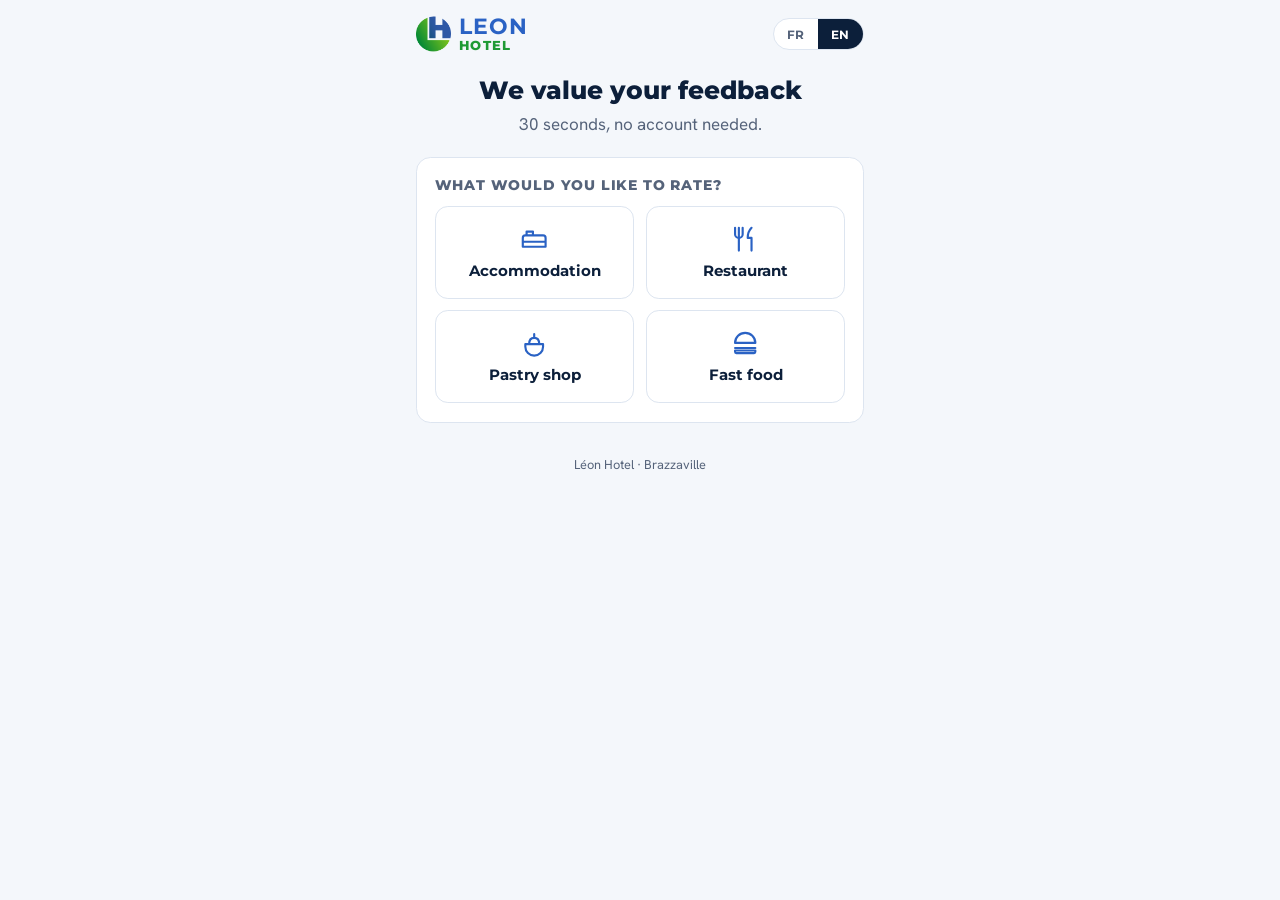
<file: index.html>
<!doctype html>
<html lang="fr">
<head>
<meta charset="utf-8">
<meta name="viewport" content="width=device-width,initial-scale=1">
<meta name="robots" content="noindex">
<title>Votre avis — Léon Hotel</title>
<link rel="icon" type="image/png" href="favicon.png">
<link rel="stylesheet" href="style.css">
</head>
<body>
<div class="app">
  <div class="top">
    <div class="wm" aria-label="Léon Hotel"><b>LEON</b><i>HOTEL</i></div>
    <div class="lang" role="group" aria-label="Langue"><button type="button" data-l="fr">FR</button><button type="button" data-l="en">EN</button></div>
  </div>
  <div class="hero">
    <span class="where" id="where" hidden></span>
    <h1 id="title"></h1>
    <p class="sub" id="sub"></p>
  </div>

  <section class="card" id="pick" hidden>
    <h2 id="pickT"></h2>
    <div class="svc" id="svcs"></div>
  </section>

  <form id="form" hidden novalidate>
    <section class="card">
      <h2 id="rateT"></h2>
      <div class="stars" id="stars" role="group"></div>
      <div class="rlabel" id="rlabel" aria-live="polite"></div>
      <details class="more"><summary id="moreS"></summary><div id="crits"></div></details>
    </section>
    <section class="card">
      <h2 id="comT"></h2>
      <textarea id="com" maxlength="1000" aria-labelledby="comT"></textarea>
    </section>
    <section class="card">
      <h2 id="conT"></h2>
      <div class="grid2">
        <input type="text" id="first" autocomplete="given-name" maxlength="60">
        <input type="text" id="last" autocomplete="family-name" maxlength="60">
        <input class="full" type="tel" id="phone" autocomplete="tel" maxlength="30">
        <input class="full" type="email" id="email" autocomplete="email" maxlength="120">
      </div>
      <label class="chk"><input type="checkbox" id="consent"><span id="consentT"></span></label>
      <label class="chk"><input type="checkbox" id="mkt"><span id="mktT"></span></label>
      <div class="hint" id="conH"></div>
      <div class="hint priv" id="privT"></div>
    </section>
    <input type="text" id="website" tabindex="-1" autocomplete="off" aria-hidden="true" style="position:absolute;left:-9999px;width:1px;height:1px;opacity:0">
    <button class="send" id="send" type="submit" disabled></button>
    <div class="hint" id="hint"></div>
  </form>

  <section class="card thanks" id="done" hidden>
    <div class="ok"><svg viewBox="0 0 24 24"><path d="M5 12.5l4.5 4.5L19 7.5"/></svg></div>
    <h1 id="thx"></h1>
    <div class="got" id="got"></div>
    <p class="sub" id="thx2"></p>
    <button class="link" id="again" type="button"></button>
  </section>

  <div class="foot" id="foot"></div>
</div>
<script src="config.js"></script>
<script src="store.js"></script>
<script src="app.js"></script>
</body>
</html>
</file>
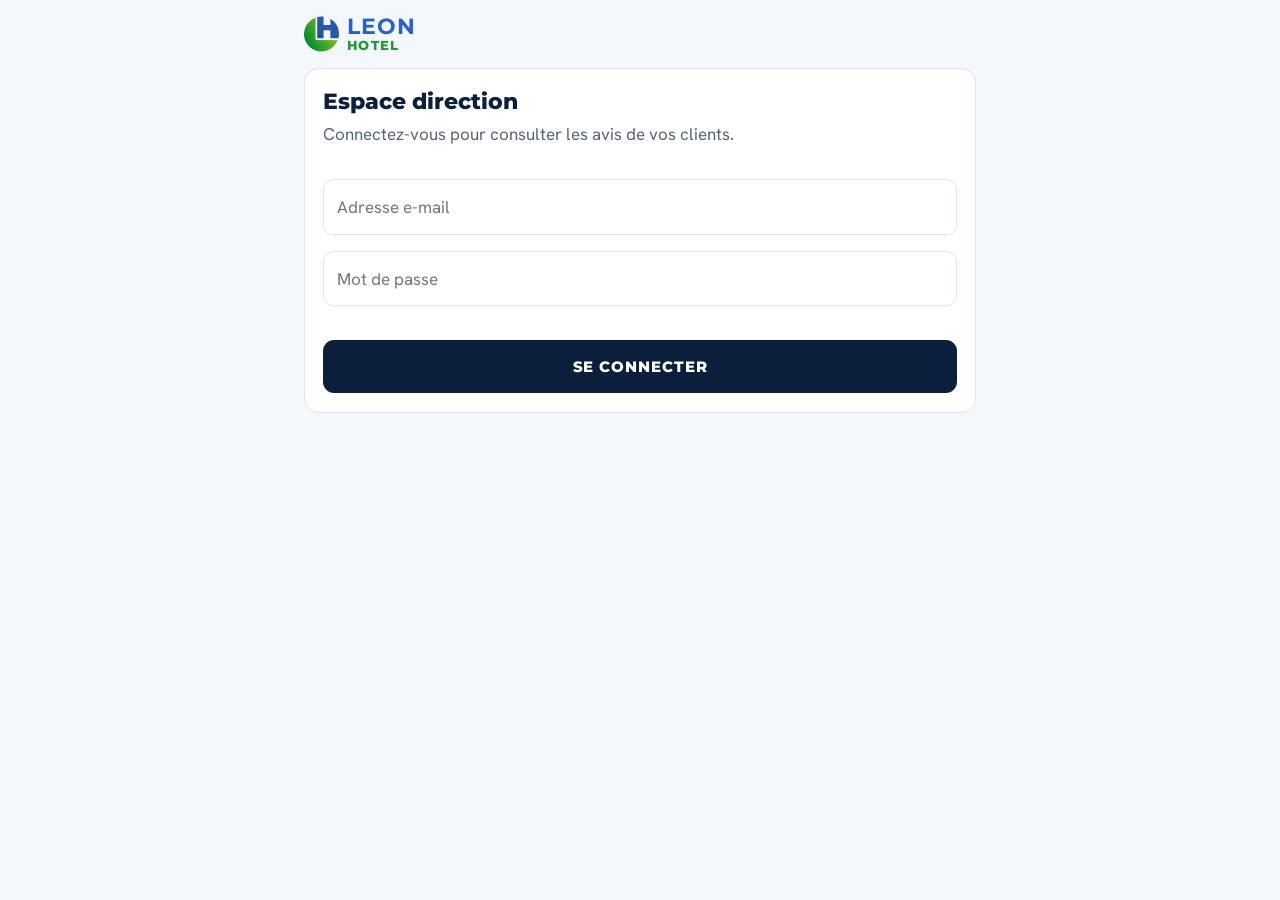
<file: accueil.html>
<!doctype html>
<html lang="fr">
<head>
<meta charset="utf-8">
<meta name="viewport" content="width=device-width,initial-scale=1">
<meta name="robots" content="noindex,nofollow">
<title>Accueil — Léon Hotel</title>
<link rel="icon" type="image/png" href="favicon.png">
<link rel="stylesheet" href="style.css">
<link rel="stylesheet" href="admin.css">
<script src="config.js"></script>
<script src="store.js"></script>
<script>if(!Auth.isIn())location.replace("admin.html?next=accueil.html");</script>
</head>
<body>
<div class="app adm">
  <div class="hdr noprint"><div class="top"><div class="wm"><b>LEON</b><i>HOTEL</i></div><button type="button" class="pill" id="out2">Quitter</button></div></div>
  <h1 class="ttl">Bienvenue</h1>
  <p class="sub">Choisissez la plateforme à ouvrir.</p>
  <div class="hub">
    <a class="hubc" href="admin.html" id="cAvis">
      <span class="hi" aria-hidden="true">★</span>
      <span class="ht">Avis clients</span>
      <span class="hd">Notes, commentaires et réclamations de vos clients.</span>
      <span class="hs" id="sAvis">&nbsp;</span>
      <span class="hg">Ouvrir →</span>
    </a>
    <a class="hubc" href="reservations.html" id="cResa">
      <span class="hi" aria-hidden="true">🛎</span>
      <span class="ht">Réservations</span>
      <span class="hd">Demandes envoyées depuis le site : valider, refuser, confirmer.</span>
      <span class="hs" id="sResa">&nbsp;</span>
      <span class="hg">Ouvrir →</span>
    </a>
  </div>
</div>
<script src="accueil.js"></script>
</body>
</html>
</file>
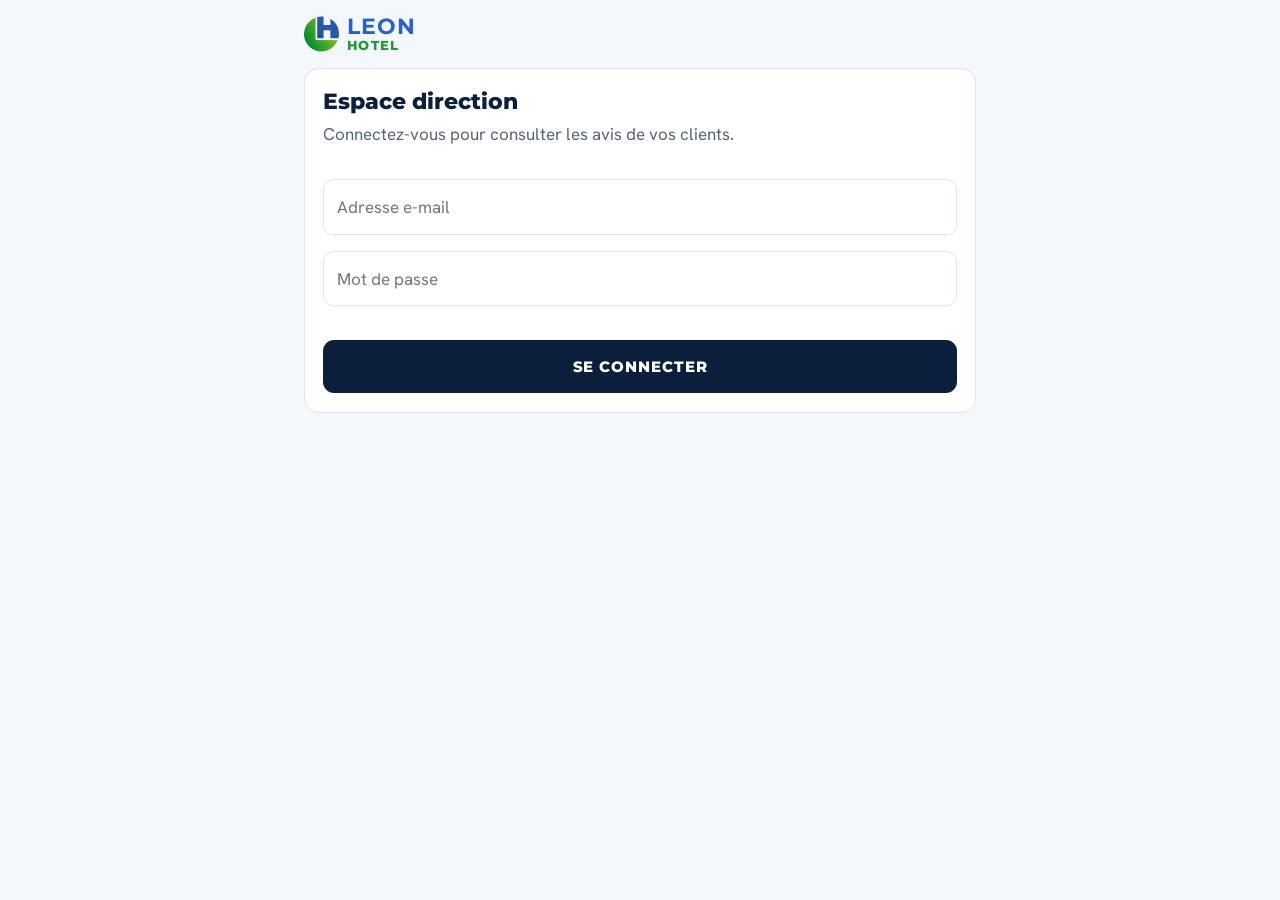
<file: admin.html>
<!doctype html>
<html lang="fr">
<head>
<meta charset="utf-8">
<meta name="viewport" content="width=device-width,initial-scale=1">
<meta name="robots" content="noindex,nofollow">
<title>Espace direction — Léon Hotel</title>
<link rel="icon" type="image/png" href="favicon.png">
<link rel="stylesheet" href="style.css">
<link rel="stylesheet" href="admin.css">
</head>
<body>
<div class="app adm">

<section id="login" hidden>
  <div class="top"><div class="wm"><b>LEON</b><i>HOTEL</i></div></div>
  <div class="card">
    <h1 style="font-size:1.35rem">Espace direction</h1>
    <p class="sub">Connectez-vous pour consulter les avis de vos clients.</p>
    <form id="lf" autocomplete="off" novalidate>
      <input type="email" id="em" placeholder="Adresse e-mail" aria-label="Adresse e-mail" autocomplete="username" hidden style="margin-top:1rem;width:100%;font:inherit;padding:.85rem;border:1.5px solid var(--soft);border-radius:.6rem">
      <input type="password" id="pw" placeholder="Mot de passe" aria-label="Mot de passe" style="margin-top:1rem;width:100%;font:inherit;padding:.85rem;border:1.5px solid var(--soft);border-radius:.6rem">
      <div class="err" id="lerr" role="alert"></div>
      <button class="send" type="submit" style="margin-top:.4rem">Se connecter</button>
    </form>
  </div>
</section>

<section id="dash" hidden>
  <div id="hdr" data-active="dash"></div>
  <a href="reservations.html" class="banner bn2" id="bannerR" hidden></a>
  <a href="#reclC" class="banner" id="banner" hidden></a>
  <h1 class="ttl">Tableau de bord</h1>
  <p class="sub" id="upd"></p>

  <div id="empty" class="card empty" hidden>
    <p><b>Aucun avis pour le moment.</b></p>
    <p class="sub">Les avis laissés par vos clients apparaîtront ici.</p>
    <button type="button" class="demo" id="seed">Charger des avis d'exemple (démo)</button>
  </div>

  <div id="main" hidden>
    <div class="kpis">
      <div class="kpi big"><div class="lab">Note moyenne</div><div class="val" id="avg">–</div><div class="st" id="avgst"></div></div>
      <div class="kpi"><div class="lab">Avis reçus</div><div class="val" id="cnt">–</div></div>
      <div class="kpi"><div class="lab">Clients satisfaits</div><div class="val" id="sat">–</div><div class="mut">4 et 5 étoiles</div></div>
    </div>

    <section class="card" id="reclC">
      <h2>Réclamations</h2>
      <div class="cfg"><label for="seuil">Alerte pour les notes de</label>
        <select id="seuil"><option value="1">1 étoile</option><option value="2" selected>1 à 2 étoiles</option><option value="3">1 à 3 étoiles</option></select></div>
      <div class="tabs" id="tabs" role="tablist"></div>
      <div id="recl"></div>
    </section>

    <section class="card">
      <h2>Satisfaction par service</h2>
      <div id="bysvc"></div>
    </section>

    <section class="card">
      <h2>Avis récents</h2>
      <div id="recent"></div>
      <button type="button" class="more" id="more" hidden>Voir plus d'avis</button>
    </section>

    <div class="foot2"><button type="button" class="demo" id="clr">Effacer les avis (démo)</button></div>
  </div>
</section>

</div>
<div class="toast" id="toast" role="status" aria-live="polite" hidden></div>
<script src="config.js"></script>
<script src="store.js"></script>
<script src="menu.js"></script>
<script src="admin.js"></script>
</body>
</html>
</file>
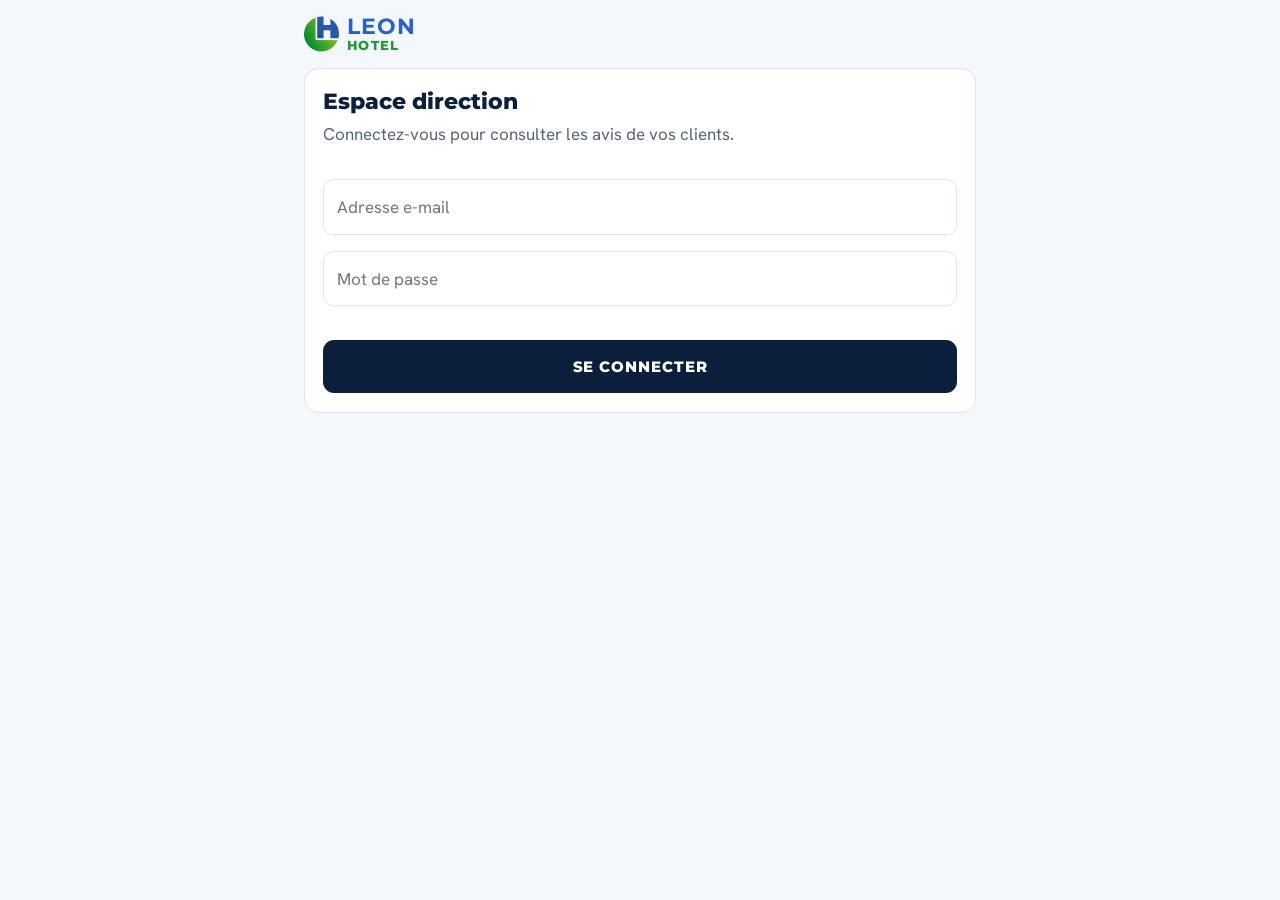
<file: clients.html>
<!doctype html>
<html lang="fr">
<head>
<meta charset="utf-8">
<meta name="viewport" content="width=device-width,initial-scale=1">
<meta name="robots" content="noindex,nofollow">
<title>Clients — Léon Hotel</title>
<link rel="icon" type="image/png" href="favicon.png">
<link rel="stylesheet" href="style.css">
<link rel="stylesheet" href="admin.css">
<script src="config.js"></script>
<script src="store.js"></script>
<script>if(!Auth.isIn())location.replace("admin.html?next=clients.html");</script>
</head>
<body>
<div class="app adm">
  <div id="hdr" data-active="clients"></div>
  <h1 class="ttl">Clients</h1>
  <p class="sub">Clients ayant laissé volontairement leurs coordonnées.</p>
  <input type="search" id="q" class="srch" placeholder="Rechercher par nom, téléphone ou e-mail" aria-label="Rechercher un client" autocomplete="off">
  <div class="seg2" id="f"><button type="button" data-f="all" aria-pressed="true">Tous</button><button type="button" data-f="rec" aria-pressed="false">À recontacter</button></div>
  <div class="mut cnt" id="cnt"></div>
  <div id="list"></div>
  <div id="none" class="card empty" hidden><p><b>Aucun client trouvé.</b></p><p class="sub" id="nonetxt">Les clients qui laissent leurs coordonnées apparaîtront ici.</p></div>
</div>
<script src="menu.js"></script>
<script src="clients.js"></script>
</body>
</html>
</file>
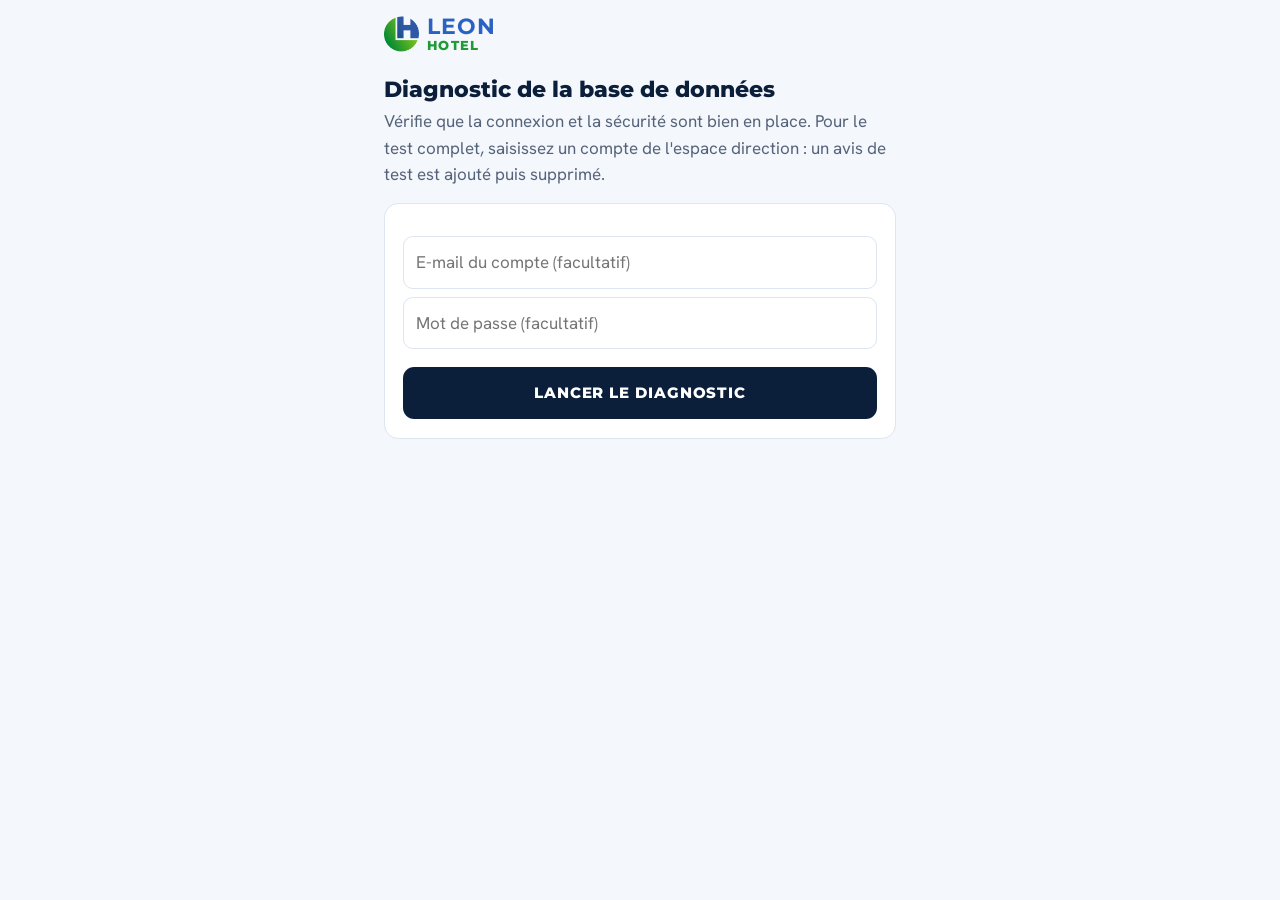
<file: diagnostic.html>
<!doctype html>
<html lang="fr"><head><meta charset="utf-8"><meta name="viewport" content="width=device-width,initial-scale=1"><meta name="robots" content="noindex,nofollow">
<title>Diagnostic — Léon Hotel</title><link rel="icon" type="image/png" href="favicon.png"><link rel="stylesheet" href="style.css">
<style>.app{max-width:34rem}.ck{list-style:none;padding:0;margin:1rem 0}.ck li{display:flex;gap:.7rem;align-items:flex-start;padding:.6rem 0;border-bottom:1px solid var(--soft);font-size:.98rem}
.ck .i{flex:none;width:1.5rem;height:1.5rem;border-radius:50%;display:grid;place-items:center;font:800 .85rem Montserrat;color:#fff}
.ck .ok .i{background:var(--lg)}.ck .ko .i{background:var(--err)}.ck .wa .i{background:#c98a00}.ck .no .i{background:#9aa6b8}
.ck small{display:block;color:var(--grey)}.f{display:grid;gap:.5rem;margin:.8rem 0}.f input{font:inherit;padding:.75rem;border:1.5px solid var(--soft);border-radius:.6rem}
.sum{font:800 1.05rem Montserrat;margin:.8rem 0}</style></head>
<body><div class="app">
<div class="top"><div class="wm"><b>LEON</b><i>HOTEL</i></div></div>
<h1 style="font:800 1.4rem Montserrat">Diagnostic de la base de données</h1>
<p class="sub">Vérifie que la connexion et la sécurité sont bien en place. Pour le test complet, saisissez un compte de l'espace direction : un avis de test est ajouté puis supprimé.</p>
<div class="card"><div class="f"><input type="email" id="e" placeholder="E-mail du compte (facultatif)" autocomplete="username"><input type="password" id="p" placeholder="Mot de passe (facultatif)" autocomplete="current-password"></div>
<button class="send" id="go" type="button" style="margin-top:.3rem">Lancer le diagnostic</button></div>
<div class="sum" id="sum"></div><ul class="ck" id="res"></ul>
</div>
<script src="config.js"></script>
<script>
(function(){
var C=window.LEON_CFG||{},U=String(C.SUPABASE_URL||'').replace(/\/+$/,''),K=String(C.SUPABASE_ANON_KEY||'').trim(),$=function(i){return document.getElementById(i)};
function req(m,path,o){o=o||{};var h={apikey:K,'Content-Type':'application/json'};if(o.t)h.Authorization='Bearer '+o.t;for(var k in (o.h||{}))h[k]=o.h[k];
  return fetch(U+path,{method:m,headers:h,body:o.b?JSON.stringify(o.b):undefined}).then(function(r){return r.text().then(function(t){var d=null;try{d=t?JSON.parse(t):null}catch(e){}return{s:r.status,d:d}})})}
var nOk=0,nKo=0;
function add(st,txt,sub){var li=document.createElement('li');li.className=st;li.innerHTML='<span class="i">'+(st==='ok'?'✓':st==='ko'?'✕':st==='wa'?'!':'–')+'</span><div>'+txt+(sub?'<small>'+sub+'</small>':'')+'</div>';$('res').appendChild(li);if(st==='ok')nOk++;if(st==='ko')nKo++}
function run(){
  $('res').innerHTML='';nOk=0;nKo=0;$('sum').textContent='';$('go').disabled=true;
  if(!U||!K){add('ko','Configuration absente','Renseignez SUPABASE_URL et SUPABASE_ANON_KEY dans config.js.');return done()}
  add('ok','Configuration renseignée',U);
  var tok=null,role=null,id='DIAG-'+Date.now().toString(36).toUpperCase();
  req('POST','/rest/v1/rpc/ping',{b:{}}).then(function(r){
    if(r.s===200&&r.d==='ok')add('ok','Base de données joignable');else add('ko','Base de données injoignable ou schéma non installé','Réponse '+r.s+'. Avez-vous exécuté schema.sql ?');
    return req('GET','/rest/v1/reviews?select=id&limit=1');
  }).then(function(r){
    if(r.s===401||r.s===403||(r.s===200&&Array.isArray(r.d)&&!r.d.length))add('ok','Les avis ne sont PAS lisibles publiquement','Un visiteur non connecté ne peut rien lire.');else add('ko','ALERTE : les avis sont lisibles sans connexion','Vérifiez que schema.sql a été exécuté en entier.');
    return req('GET','/rest/v1/staff?select=user_id&limit=1');
  }).then(function(r){
    if(r.s===401||r.s===403||(r.s===200&&Array.isArray(r.d)&&!r.d.length))add('ok','La liste du personnel est protégée');else add('ko','ALERTE : la liste du personnel est lisible publiquement');
    var e=$('e').value.trim(),p=$('p').value;
    if(!e||!p){add('no','Test complet non lancé','Saisissez un compte pour tester la connexion et le traitement des avis.');return null}
    return req('POST','/auth/v1/token?grant_type=password',{b:{email:e,password:p}}).then(function(a){
      if(a.s!==200){add('ko','Connexion refusée',(a.d&&(a.d.error_description||a.d.msg))||('Erreur '+a.s));return null}
      tok=a.d.access_token;
      return req('GET','/rest/v1/staff?select=role&user_id=eq.'+a.d.user.id,{t:tok}).then(function(q){
        if(!q.d||!q.d.length){add('ko','Ce compte existe mais n\'est pas dans la liste du personnel','Exécutez l\'insertion dans la table staff (voir schema.sql, étape 6).');return null}
        role=q.d[0].role;add('ok','Connexion réussie','Rôle : '+role);
        return req('POST','/rest/v1/reviews',{b:{id:id,service:'restaurant',lieu:'TEST',note:3,comment:'Avis de test (diagnostic)',lang:'fr'},h:{Prefer:'return=minimal'}}).then(function(w){
          if(w.s===201)add('ok','Un client peut déposer un avis');else{add('ko','Dépôt d\'avis refusé','Réponse '+w.s+' : '+(w.d&&w.d.message||''));return null}
          return req('GET','/rest/v1/reviews?id=eq.'+id,{t:tok});
        }).then(function(g){
          if(!g)return null;
          if(g.d&&g.d.length===1)add('ok','Le personnel peut lire les avis');else{add('ko','Le personnel ne voit pas l\'avis de test');return null}
          return req('PATCH','/rest/v1/reviews?id=eq.'+id,{t:tok,h:{Prefer:'return=minimal'},b:{statut:'En cours',note_interne:'test',historique:[{s:'En cours'}]}}).then(function(u){
            if(u.s===204||u.s===200)add('ok','Le personnel peut traiter une réclamation');else add('ko','Traitement refusé','Réponse '+u.s);
            return req('PATCH','/rest/v1/reviews?id=eq.'+id,{t:tok,h:{Prefer:'return=minimal'},b:{note:5}});
          }).then(function(u2){
            if(u2.s>=400)add('ok','La note d\'un avis ne peut pas être modifiée','Les clients ne peuvent pas être falsifiés.');else add('ko','ALERTE : la note d\'un avis est modifiable');
            if(role!=='direction'){add('wa','Avis de test conservé','Seule la direction peut le supprimer : il porte le lieu « TEST ».');return null}
            return req('DELETE','/rest/v1/reviews?id=eq.'+id,{t:tok,h:{Prefer:'return=representation'}}).then(function(d){
              if(d.s===200&&d.d&&d.d.length===1)add('ok','La direction peut supprimer (avis de test retiré)');else add('ko','Suppression refusée','Réponse '+d.s);
            });
          });
        });
      });
    });
  }).catch(function(err){add('ko','Erreur réseau',String(err.message||err))}).then(done);
}
function done(){$('go').disabled=false;$('sum').textContent=nKo?('✕ '+nKo+' problème'+(nKo>1?'s':'')+' à corriger'):('✓ Tout est en ordre ('+nOk+' contrôles réussis)');$('sum').style.color=nKo?'#b3261e':'#17702a'}
$('go').addEventListener('click',run);
})();
</script></body></html>
</file>
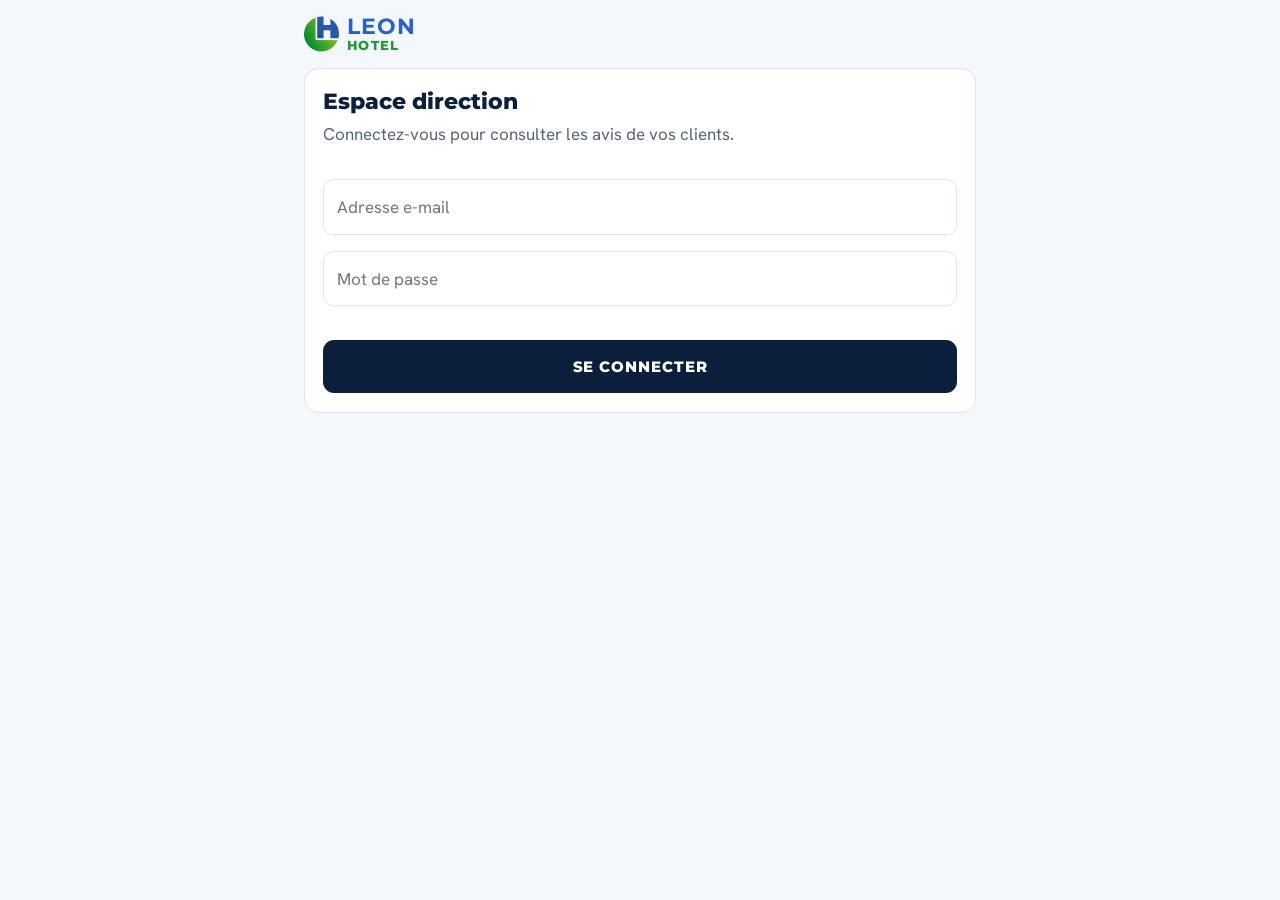
<file: exports.html>
<!doctype html>
<html lang="fr">
<head>
<meta charset="utf-8">
<meta name="viewport" content="width=device-width,initial-scale=1">
<meta name="robots" content="noindex,nofollow">
<title>Exports — Léon Hotel</title>
<link rel="icon" type="image/png" href="favicon.png">
<link rel="stylesheet" href="style.css">
<link rel="stylesheet" href="admin.css">
<script src="config.js"></script>
<script src="store.js"></script>
<script>if(!Auth.isIn()||Auth.role()!=="direction")location.replace("admin.html?next=exports.html");</script>
</head>
<body>
<div class="app adm">
  <div id="hdr" data-active="exports"></div>
  <h1 class="ttl">Exports et rapports</h1>
  <p class="sub">Récupérez vos données pour Excel, ou imprimez un rapport mensuel en PDF.</p>

  <section class="card">
    <h2>Rapport mensuel (PDF)</h2>
    <p class="sub" style="margin:.2rem 0 .8rem">Un résumé d'une page : note, évolution, services, réclamations et commentaires.</p>
    <label class="f2" for="rm">Mois</label>
    <input type="month" id="rm" class="srch">
    <button type="button" class="btnp" id="rep">Ouvrir le rapport</button>
  </section>

  <section class="card">
    <h2>Données (Excel / CSV)</h2>
    <label class="f2" for="em">Période</label>
    <select id="ep" class="srch"><option value="all">Toutes les données</option><option value="month">Un mois précis</option></select>
    <input type="month" id="em" class="srch" hidden>
    <div class="exp">
      <button type="button" class="btnp" id="xa">Télécharger les avis</button>
      <button type="button" class="btnp" id="xc">Télécharger les clients</button>
    </div>
    <p class="hint" style="text-align:left" id="xinfo"></p>
    <p class="hint" style="text-align:left">Le fichier s'ouvre directement dans Excel (ou Google Sheets).</p>
  </section>
</div>
<script src="menu.js"></script>
<script src="clients.js"></script>
<script src="exports.js"></script>
</body>
</html>
</file>
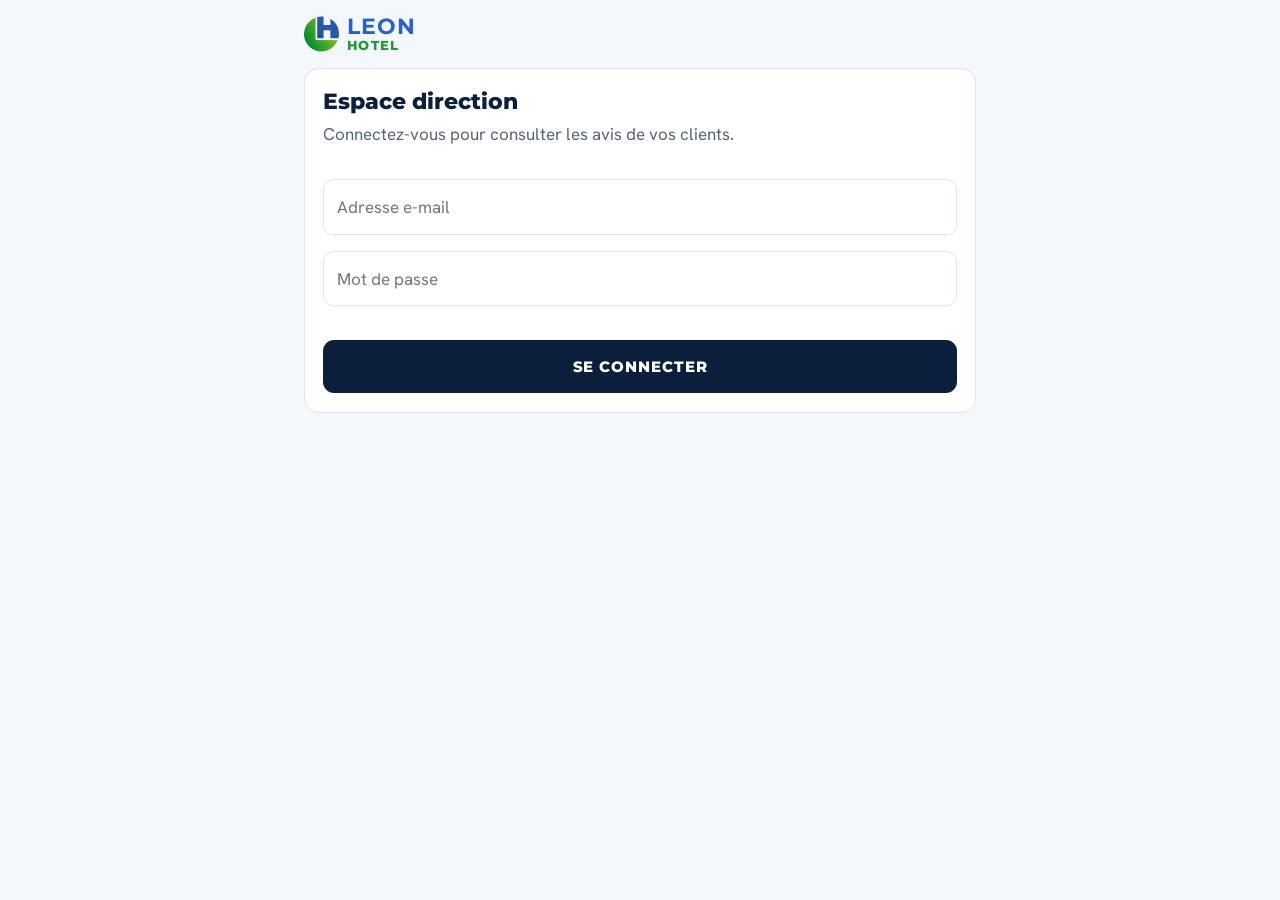
<file: qr.html>
<!doctype html>
<html lang="fr">
<head>
<meta charset="utf-8">
<meta name="viewport" content="width=device-width,initial-scale=1">
<meta name="robots" content="noindex,nofollow">
<title>QR codes à imprimer — Léon Hotel</title>
<link rel="icon" type="image/png" href="favicon.png">
<link rel="stylesheet" href="style.css">
<style>
.wrapq{max-width:64rem;margin:0 auto;padding:1rem 1rem 3rem}
.ctl{display:grid;gap:1rem;grid-template-columns:1fr}
@media(min-width:48rem){.ctl{grid-template-columns:1fr 1fr}}
.ctl label.f{display:block;font-weight:600;font-size:.92rem;margin-bottom:.3rem}
.ctl .help{color:var(--grey);font-size:.85rem;margin:.3rem 0 0}
.ck{display:flex;flex-wrap:wrap;gap:.5rem 1.2rem}
.ck label{display:flex;gap:.45rem;align-items:center;font-size:.98rem}
.ck input{width:1.15rem;height:1.15rem;accent-color:var(--lb)}
.bar{display:flex;gap:.7rem;flex-wrap:wrap;align-items:center;margin:1.2rem 0 .4rem}
.bar .send{width:auto;margin:0;padding:.85rem 1.4rem}
.cnt{color:var(--grey);font-size:.92rem}
.sheet{display:grid;grid-template-columns:repeat(auto-fill,minmax(15rem,1fr));gap:1rem;margin-top:1rem}
.qc{background:#fff;border:1.5px solid var(--ink);border-radius:.8rem;padding:1.1rem 1rem;text-align:center;break-inside:avoid;page-break-inside:avoid}
.qc .wm{align-items:center;margin:0 auto .6rem}
.qc .lieu{font:800 1.15rem/1.2 var(--display);margin:.2rem 0 .1rem}
.qc .inv{font:700 .95rem var(--display);margin:.5rem 0 0}
.qc .inv2{color:var(--grey);font-size:.82rem;margin:.1rem 0 0}
.qc .q{width:78%;margin:.5rem auto}
.qc .q svg{width:100%;height:auto;display:block}
.qc .url{font-size:.62rem;color:var(--grey);word-break:break-all;margin-top:.4rem}
@media print{
  body{background:#fff}.noprint{display:none!important}
  .wrapq{max-width:none;padding:0}
  .sheet{grid-template-columns:repeat(2,1fr);gap:8mm;margin:0}
  .qc{border:1.2pt solid #0c1f3a}
  @page{size:A4;margin:10mm}
}
</style>
</head>
<body>
<div class="wrapq">
  <div id="hdr" data-active="qr"></div>
  <section class="card noprint">
    <div class="ctl">
      <div>
        <label class="f" for="base">Adresse de la page d'avis</label>
        <input type="text" id="base" spellcheck="false">
        <p class="help">C'est l'adresse où les clients arriveront. Elle est préremplie ; changez-la si le site a une autre adresse.</p>
      </div>
      <div>
        <label class="f" for="rooms">Numéros de chambres</label>
        <input type="text" id="rooms" value="101-110, 201-210" spellcheck="false">
        <p class="help">Plages ou numéros séparés par des virgules (ex : 101-110, 201-210, 305). Laissez vide pour aucune chambre.</p>
      </div>
    </div>
    <div class="ck" style="margin-top:1rem">
      <label><input type="checkbox" id="c-restaurant" checked> Restaurant</label>
      <label><input type="checkbox" id="c-patisserie" checked> Pâtisserie</label>
      <label><input type="checkbox" id="c-fastfood" checked> Fast-food</label>
      <label><input type="checkbox" id="c-hebergement" checked> Hébergement (QR général, réception)</label>
    </div>
    <div class="bar"><button class="send" id="print" type="button">Imprimer / Enregistrer en PDF</button><span class="cnt" id="cnt"></span></div>
    <p class="help">Astuce : dans la fenêtre d'impression, choisissez « Enregistrer en PDF » pour garder le fichier. Testez toujours un QR avec un téléphone avant d'imprimer en quantité.</p>
  </section>
  <div class="sheet" id="sheet"></div>
</div>
<script src="config.js"></script>
<script src="store.js"></script>
<script>if(!Auth.isIn()||Auth.role()!=="direction")location.replace("admin.html?next=qr.html");</script>
<script src="menu.js"></script>
<script src="qrcode.js"></script>
<script>
(function(){
'use strict';
var $=function(i){return document.getElementById(i)};
var def=location.href.split('#')[0].split('?')[0].replace(/qr\.html$/,'');
var proto=location.protocol==='file:'?'https://VOTRE-ADRESSE/':def;
$('base').value=proto;
function parseRooms(s){
  var out=[],seen={};
  String(s||'').split(',').forEach(function(p){
    p=p.trim(); if(!p)return;
    var m=p.match(/^(\d{1,5})\s*[-–]\s*(\d{1,5})$/);
    if(m){var a=+m[1],b=+m[2];if(b<a){var t=a;a=b;b=t}if(b-a>300)b=a+300;for(var i=a;i<=b;i++)add(String(i))}
    else if(/^[A-Za-z0-9]{1,6}$/.test(p))add(p);
  });
  function add(n){if(!seen[n]){seen[n]=1;out.push(n)}}
  return out;
}
function esc(s){return String(s).replace(/[&<>"]/g,function(c){return {'&':'&amp;','<':'&lt;','>':'&gt;','"':'&quot;'}[c]})}
function card(label,url){
  var qr=qrcode(0,'M');qr.addData(url);qr.make();
  return '<div class="qc"><div class="wm"><b>LEON</b><i>HOTEL</i></div><div class="lieu">'+esc(label)+'</div>'+
   '<div class="q">'+qr.createSvgTag({cellSize:4,margin:2,scalable:true})+'</div>'+
   '<div class="inv">Votre avis en 30 secondes</div><div class="inv2">Scannez · Scan to leave a review</div>'+
   '<div class="url">'+esc(url)+'</div></div>';
}
function render(){
  var base=$('base').value.trim();if(base&&!/[\/]$/.test(base))base+='/';
  var items=[];
  parseRooms($('rooms').value).forEach(function(n){items.push(['Chambre '+n,base+'index.html?lieu=chambre-'+encodeURIComponent(n)])});
  if($('c-hebergement').checked)items.push(['Hébergement · Réception',base+'index.html?lieu=hebergement']);
  if($('c-restaurant').checked)items.push(['Restaurant',base+'index.html?lieu=restaurant']);
  if($('c-patisserie').checked)items.push(['Pâtisserie',base+'index.html?lieu=patisserie']);
  if($('c-fastfood').checked)items.push(['Fast-food',base+'index.html?lieu=fast-food']);
  $('sheet').innerHTML=items.map(function(i){return card(i[0],i[1])}).join('');
  $('cnt').textContent=items.length+' QR code'+(items.length>1?'s':'');
}
['base','rooms'].forEach(function(i){$(i).addEventListener('input',render)});
document.querySelectorAll('.ck input').forEach(function(c){c.addEventListener('change',render)});
$('print').addEventListener('click',function(){window.print()});
render();
})();
</script>
</body>
</html>
</file>
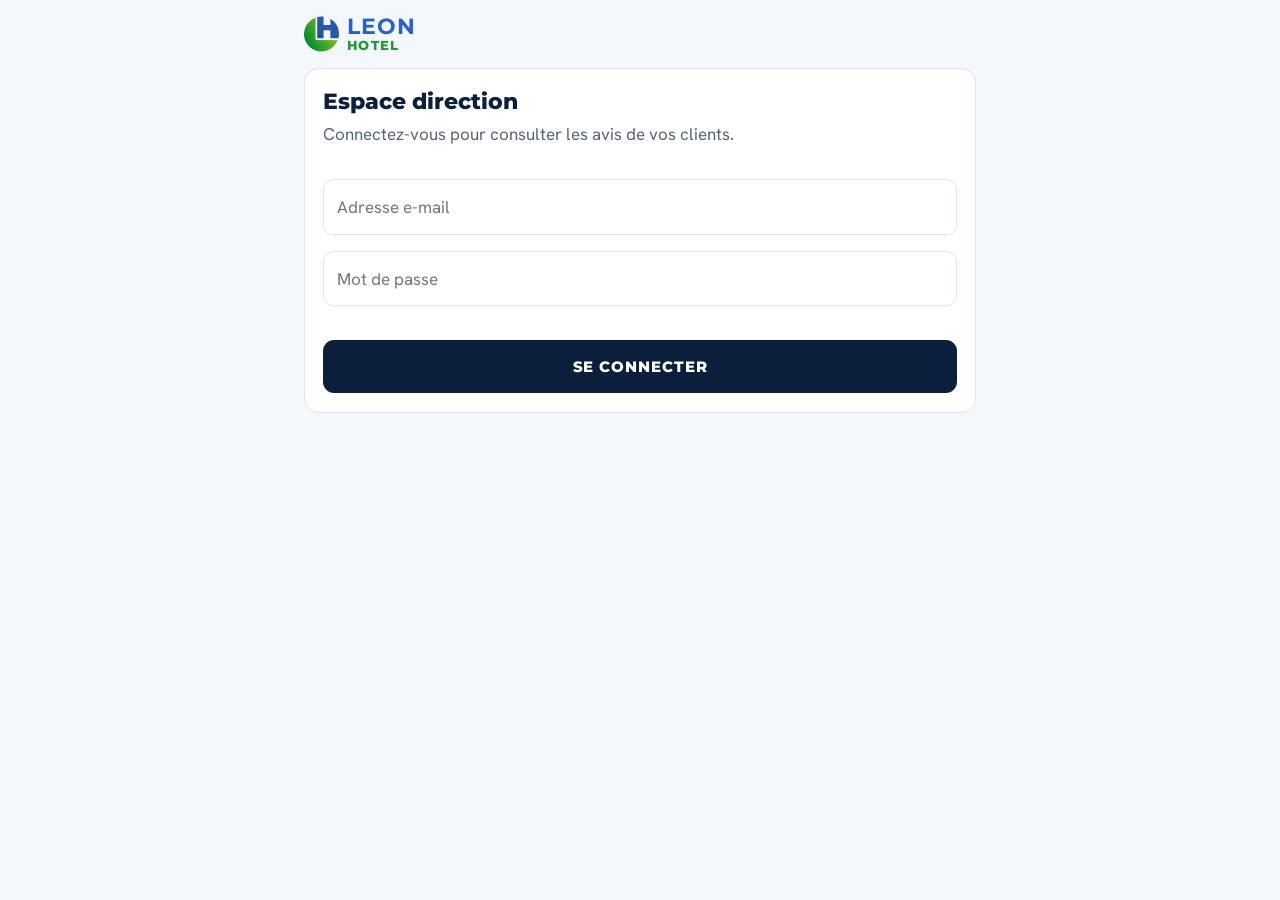
<file: report.html>
<!doctype html>
<html lang="fr">
<head>
<meta charset="utf-8">
<meta name="viewport" content="width=device-width,initial-scale=1">
<meta name="robots" content="noindex,nofollow">
<title>Rapport mensuel — Léon Hotel</title>
<link rel="icon" type="image/png" href="favicon.png"><link rel="stylesheet" href="style.css">
<link rel="stylesheet" href="admin.css">
<script src="config.js"></script>
<script src="store.js"></script>
<script>if(!Auth.isIn()||Auth.role()!=="direction")location.replace("admin.html?next=exports.html");</script>
<style>
.rp{max-width:50rem;margin:0 auto;padding:1rem}
.rp .bar2{display:flex;gap:.6rem;flex-wrap:wrap;margin-bottom:1rem}
.rp .bar2 a,.rp .bar2 button{font:700 .8rem var(--display);letter-spacing:.04em;text-transform:uppercase;border:0;border-radius:.6rem;padding:.8rem 1.1rem;cursor:pointer;text-decoration:none}
.rp .bar2 .p{background:var(--ink);color:#fff}.rp .bar2 .s{background:#fff;color:var(--ink);border:1.5px solid var(--soft)}
.sheet2{background:#fff;border:1px solid var(--soft);border-radius:.8rem;padding:1.4rem}
.sheet2 header{display:flex;justify-content:space-between;align-items:flex-start;gap:1rem;border-bottom:2px solid var(--ink);padding-bottom:.8rem;margin-bottom:1rem}
.sheet2 h1{font:800 1.35rem/1.2 var(--display);margin:0}.sheet2 .mois{color:var(--lb);font:800 1.05rem var(--display);margin-top:.2rem}
.sheet2 .gen{font-size:.78rem;color:var(--grey);text-align:right}
.sheet2 h3{font:800 .82rem var(--display);letter-spacing:.07em;text-transform:uppercase;color:var(--grey);margin:1.3rem 0 .5rem}
.k4{display:grid;grid-template-columns:repeat(4,1fr);gap:.6rem}
.k4 div{border:1px solid var(--soft);border-radius:.6rem;padding:.6rem .7rem}
.k4 b{display:block;font:800 1.5rem/1.1 var(--display)}.k4 span{font-size:.72rem;color:var(--grey);text-transform:uppercase;letter-spacing:.04em;font-weight:700}.k4 small{display:block;font-size:.72rem;color:var(--grey);margin-top:.15rem}
.two{display:grid;grid-template-columns:1fr 1fr;gap:1rem}
table.t{width:100%;border-collapse:collapse;font-size:.9rem}
table.t th,table.t td{text-align:left;padding:.4rem .3rem;border-bottom:1px solid var(--soft)}table.t th{font-size:.72rem;color:var(--grey);text-transform:uppercase;letter-spacing:.04em}
table.t td.r,table.t th.r{text-align:right}
.q2{border-left:3px solid var(--soft);padding:.2rem .7rem;margin:.45rem 0;font-size:.9rem;break-inside:avoid}.q2.neg{border-color:var(--err)}.q2.pos{border-color:var(--lg)}.q2 small{color:var(--grey);display:block}
.empty2{color:var(--grey);font-size:.9rem}
.sheet2 .foot3{margin-top:1.4rem;font-size:.75rem;color:var(--grey);border-top:1px solid var(--soft);padding-top:.6rem}
@media(max-width:36rem){.k4{grid-template-columns:1fr 1fr}.two{grid-template-columns:1fr}.sheet2{padding:1rem}}
@media print{
  body{background:#fff}.noprint{display:none!important}
  .rp{max-width:none;padding:0}.sheet2{border:0;padding:0;border-radius:0}
  .k4{grid-template-columns:repeat(4,1fr)}.two{grid-template-columns:1fr 1fr}
  @page{size:A4;margin:12mm}
}
</style>
</head>
<body>
<div class="rp">
  <div class="bar2 noprint"><a class="s" href="exports.html">← Exports</a><button type="button" class="p" id="pr">Imprimer / Enregistrer en PDF</button></div>
  <article class="sheet2" id="sheet"></article>
</div>
<script src="charts.js"></script>
<script src="report.js"></script>
</body>
</html>
</file>
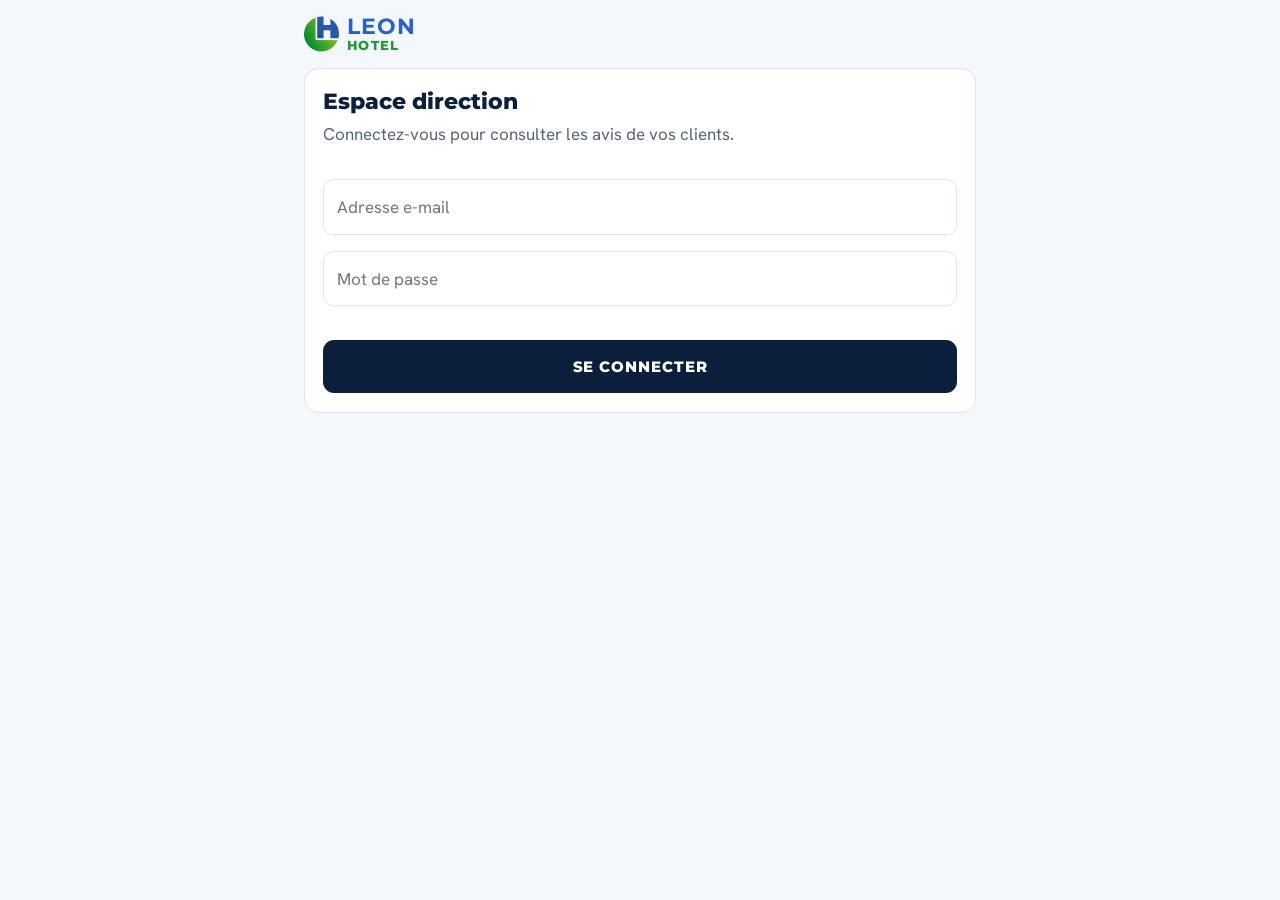
<file: reservations.html>
<!doctype html>
<html lang="fr">
<head>
<meta charset="utf-8">
<meta name="viewport" content="width=device-width,initial-scale=1">
<meta name="robots" content="noindex,nofollow">
<title>Réservations — Léon Hotel</title>
<link rel="icon" type="image/png" href="favicon.png">
<link rel="stylesheet" href="style.css">
<link rel="stylesheet" href="admin.css">
<script src="config.js"></script>
<script src="store.js"></script>
<script>if(!Auth.isIn())location.replace("admin.html?next=reservations.html");</script>
</head>
<body>
<div class="app adm">
  <div id="hdr" data-active="resa"></div>
  <h1 class="ttl">Réservations</h1>
  <p class="sub">Demandes envoyées depuis le site. Vérifiez vos disponibilités, validez, puis prévenez le client.</p>
  <input type="search" id="q" class="srch" placeholder="Rechercher : numéro (RES-…), nom ou téléphone" aria-label="Rechercher une réservation" autocomplete="off">
  <div class="tabs" id="tabs"></div>
  <p class="sub" id="qinfo" hidden></p>
  <div id="list"></div>
  <div id="none" class="card empty" hidden><p><b>Aucune demande ici.</b></p><p class="sub">Les demandes de réservation du site apparaîtront dans cette page.</p></div>
</div>
<div class="toast" id="toast" hidden></div>
<script src="menu.js"></script>
<script src="reservations.js"></script>
</body>
</html>
</file>
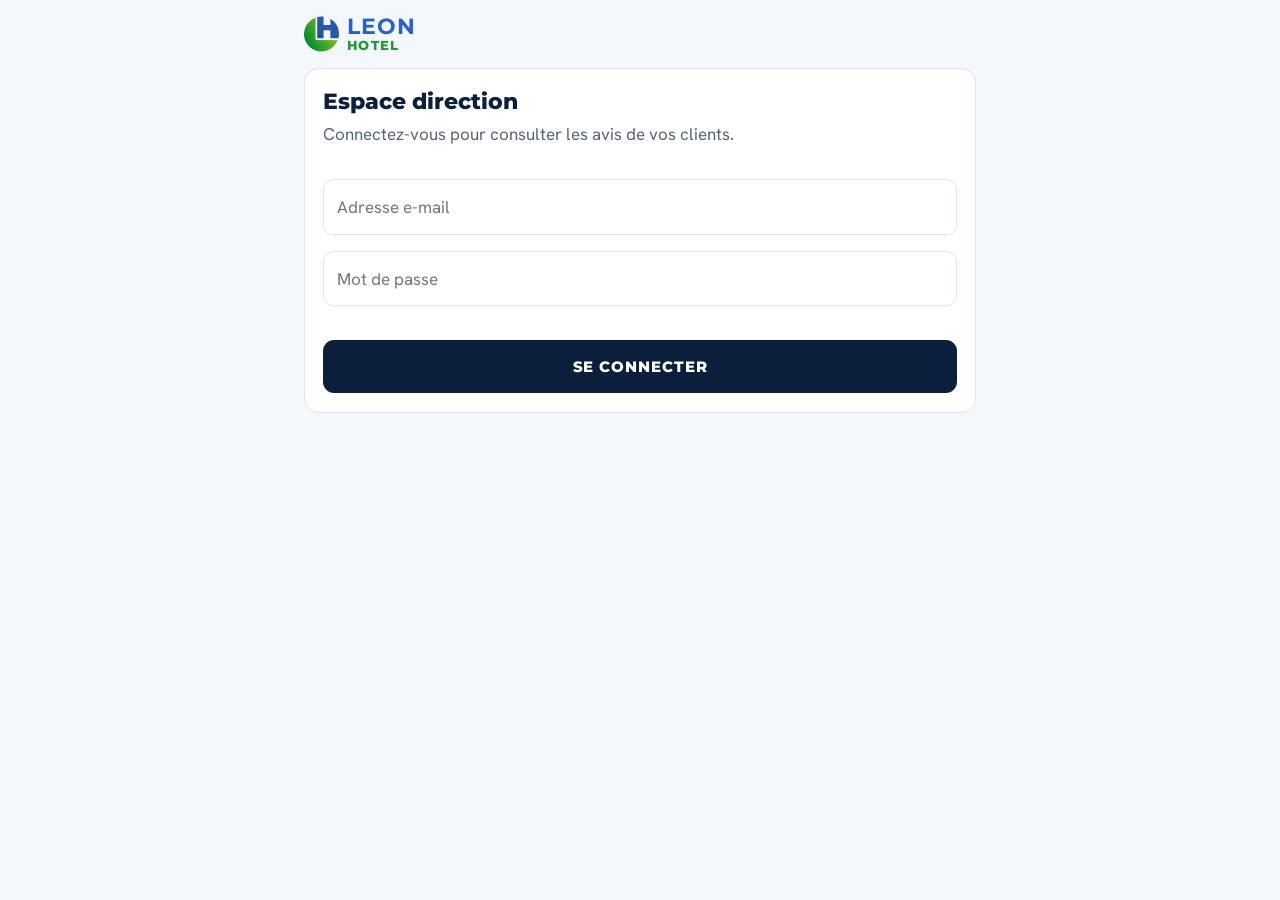
<file: stats.html>
<!doctype html>
<html lang="fr">
<head>
<meta charset="utf-8">
<meta name="viewport" content="width=device-width,initial-scale=1">
<meta name="robots" content="noindex,nofollow">
<title>Statistiques — Léon Hotel</title>
<link rel="icon" type="image/png" href="favicon.png">
<link rel="stylesheet" href="style.css">
<link rel="stylesheet" href="admin.css">
<script src="config.js"></script>
<script src="store.js"></script>
<script>if(!Auth.isIn())location.replace("admin.html?next=stats.html");</script>
</head>
<body>
<div class="app adm">
  <div id="hdr" data-active="stats"></div>
  <h1 class="ttl">Statistiques</h1>

  <div class="seg" id="per" role="tablist" aria-label="Période">
    <button type="button" data-p="day">Jour</button><button type="button" data-p="week">Semaine</button><button type="button" data-p="month" aria-pressed="true">Mois</button><button type="button" data-p="year">Année</button><button type="button" data-p="all">Tout</button>
  </div>
  <div class="nav2" id="nav"><button type="button" id="pv" aria-label="Période précédente">‹</button>
    <div class="curp"><span id="plab"></span><input type="date" id="pick" aria-label="Choisir une date"><select id="pickY" aria-label="Choisir une année" hidden></select></div>
    <button type="button" id="nx" aria-label="Période suivante">›</button></div>
  <button type="button" class="lnk" id="todayB" hidden>Revenir à aujourd'hui</button>
  <div class="flt">
    <select id="fs" aria-label="Service"></select>
    <select id="fn" aria-label="Note"><option value="">Toutes les notes</option><option value="5">5 étoiles</option><option value="4">4 étoiles</option><option value="3">3 étoiles</option><option value="2">2 étoiles</option><option value="1">1 étoile</option></select>
    <select id="fl" class="wide" aria-label="Chambre ou QR code"></select>
  </div>

  <div id="none" class="card empty" hidden><p><b>Aucun avis pour ces filtres.</b></p><p class="sub">Changez la période ou retirez un filtre.</p></div>

  <div id="st">
    <div class="kpis">
      <div class="kpi"><div class="lab">Avis</div><div class="val" id="k1">–</div><div class="mut" id="k1d"></div></div>
      <div class="kpi"><div class="lab">Note moyenne</div><div class="val" id="k2">–</div><div class="mut" id="k2d"></div></div>
    </div>

    <section class="card">
      <h2>Évolution de la note moyenne</h2>
      <div id="ch1" class="chart"></div>
      <div class="ro" id="ro1"></div>
    </section>
    <section class="card">
      <h2>Nombre d'avis</h2>
      <div id="ch2" class="chart"></div>
    </section>
    <section class="card">
      <h2>Répartition des étoiles</h2>
      <div id="dist"></div>
    </section>
    <section class="card">
      <h2>Comparaison entre services</h2>
      <div id="cmp"></div>
    </section>
  </div>
</div>
<script src="charts.js"></script>
<script src="menu.js"></script>
<script src="stats.js"></script>
</body>
</html>
</file>
<file: style.css>
@font-face{font-family:Montserrat;font-weight:700;font-display:swap;src:url(fonts/montserrat-latin-700-normal.woff2) format("woff2")}
@font-face{font-family:Montserrat;font-weight:800;font-display:swap;src:url(fonts/montserrat-latin-800-normal.woff2) format("woff2")}
@font-face{font-family:"Hanken Grotesk";font-weight:400;font-display:swap;src:url(fonts/hanken-grotesk-latin-400-normal.woff2) format("woff2")}
@font-face{font-family:"Hanken Grotesk";font-weight:500;font-display:swap;src:url(fonts/hanken-grotesk-latin-500-normal.woff2) format("woff2")}
@font-face{font-family:"Hanken Grotesk";font-weight:600;font-display:swap;src:url(fonts/hanken-grotesk-latin-600-normal.woff2) format("woff2")}
:root{--ink:#0c1f3a;--paper:#f4f7fb;--grey:#55637a;--soft:#dde5f0;--lb:#2a62c4;--lg:#1f9a35;--star:#f5b301;--err:#b3261e;
--display:Montserrat,system-ui,sans-serif;--text:"Hanken Grotesk",system-ui,-apple-system,"Segoe UI",sans-serif}
*{box-sizing:border-box;-webkit-tap-highlight-color:transparent}
html{-webkit-text-size-adjust:100%}
body{margin:0;background:var(--paper);color:var(--ink);font:400 1.0625rem/1.55 var(--text);min-height:100vh}
.app{max-width:30rem;margin:0 auto;padding:1rem 1rem 3rem}
.top{display:flex;align-items:center;justify-content:space-between;margin-bottom:1.4rem}
.wm{display:flex;flex-direction:column;font-family:var(--display);font-weight:800;line-height:1}
.wm{position:relative;padding-left:2.7rem;min-height:2.2rem;justify-content:center}
.wm::before{content:'';position:absolute;left:0;top:50%;transform:translateY(-50%);width:2.2rem;height:2.2rem;background:url(logo.png) center/contain no-repeat}
.wm b{color:var(--lb);font-size:1.35rem;letter-spacing:.04em}
.wm i{font-style:normal;color:var(--lg);font-size:.8rem;letter-spacing:.1em;margin-top:.12rem}
.lang{display:flex;border:1px solid var(--soft);border-radius:2rem;overflow:hidden;background:#fff}
.lang button{font:700 .78rem var(--display);letter-spacing:.06em;border:0;background:none;color:var(--grey);padding:.45rem .8rem;cursor:pointer}
.lang button[aria-pressed=true]{background:var(--ink);color:#fff}
.hero{text-align:center;margin-bottom:1.2rem}
.where{display:inline-block;font:700 .78rem var(--display);letter-spacing:.08em;text-transform:uppercase;color:var(--lb);background:#e6eefb;border-radius:2rem;padding:.35rem .8rem;margin-bottom:.8rem}
h1{font:800 1.55rem/1.25 var(--display);margin:0 0 .35rem}
.sub{color:var(--grey);margin:0}
.card{background:#fff;border:1px solid var(--soft);border-radius:.9rem;padding:1.2rem 1.1rem;margin-top:1rem}
.card h2{font:800 .85rem var(--display);letter-spacing:.06em;text-transform:uppercase;margin:0 0 .8rem;color:var(--grey)}
.svc{display:grid;grid-template-columns:1fr 1fr;gap:.7rem}
.svc button{display:flex;flex-direction:column;align-items:center;gap:.4rem;font:700 .95rem var(--display);padding:1.1rem .5rem;background:#fff;border:1.5px solid var(--soft);border-radius:.8rem;color:var(--ink);cursor:pointer;min-height:5.5rem}
.svc button:active{border-color:var(--lb);background:#e6eefb}
.svc svg{width:1.9rem;height:1.9rem;stroke:var(--lb);fill:none;stroke-width:1.7;stroke-linecap:round;stroke-linejoin:round}
.stars{display:flex;justify-content:center;gap:.25rem}
.stars button{background:none;border:0;padding:.2rem;cursor:pointer;line-height:0}
.stars svg{width:2.9rem;height:2.9rem;fill:#e3e8f0;stroke:none;transition:transform .12s,fill .12s}
.stars button.on svg{fill:var(--star)}
.stars button:active svg{transform:scale(1.15)}
.rlabel{text-align:center;font:700 1rem var(--display);min-height:1.6rem;margin-top:.5rem;color:var(--ink)}
.more{margin-top:.8rem;border-top:1px solid var(--soft);padding-top:.7rem}
.more summary{cursor:pointer;color:var(--lb);font-weight:600;list-style:none}
.more summary::-webkit-details-marker{display:none}
.crit{display:flex;align-items:center;justify-content:space-between;gap:.6rem;margin-top:.6rem}
.crit span{font-size:.95rem}
.mini{display:flex;gap:.1rem}
.mini button{background:none;border:0;padding:.15rem;cursor:pointer;line-height:0}
.mini svg{width:1.55rem;height:1.55rem;fill:#e3e8f0}
.mini button.on svg{fill:var(--star)}
textarea,input[type=text],input[type=tel],input[type=email]{width:100%;font:inherit;color:var(--ink);padding:.8rem .85rem;border:1.5px solid var(--soft);border-radius:.6rem;background:#fff}
textarea{min-height:6.2rem;resize:vertical}
textarea:focus,input:focus{outline:0;border-color:var(--lb)}
.opt{font-weight:500;color:var(--grey);font-size:.82rem;text-transform:none;letter-spacing:0}
.grid2{display:grid;grid-template-columns:1fr 1fr;gap:.6rem}
.grid2 .full{grid-column:1/-1}
.chk{display:flex;gap:.6rem;align-items:flex-start;margin-top:.9rem;font-size:.92rem;color:var(--grey)}
.chk input{width:1.25rem;height:1.25rem;margin-top:.15rem;flex:none;accent-color:var(--lb)}
.send{width:100%;margin-top:1.1rem;font:800 .95rem var(--display);letter-spacing:.06em;text-transform:uppercase;color:#fff;background:var(--ink);border:0;border-radius:.7rem;padding:1.05rem;cursor:pointer}
.send:disabled{opacity:.45;cursor:not-allowed}
.hint{color:var(--grey);font-size:.82rem;text-align:center;margin-top:.7rem}
.err{color:var(--err);font-size:.9rem;min-height:1.2rem;margin-top:.5rem;text-align:center}
.thanks{text-align:center;padding:2rem 1rem}
.thanks .ok{width:4.2rem;height:4.2rem;border-radius:50%;background:#e4f5e8;display:grid;place-items:center;margin:0 auto 1rem}
.thanks .ok svg{width:2.2rem;height:2.2rem;stroke:var(--lg);fill:none;stroke-width:3;stroke-linecap:round;stroke-linejoin:round}
.thanks .got{display:flex;justify-content:center;gap:.15rem;margin:.6rem 0}
.thanks .got svg{width:1.7rem;height:1.7rem;fill:#e3e8f0}.thanks .got .on{fill:var(--star)}
.link{background:none;border:0;color:var(--lb);font:600 1rem var(--text);cursor:pointer;margin-top:1rem;text-decoration:underline}
[hidden]{display:none!important}
.foot{text-align:center;color:var(--grey);font-size:.8rem;margin-top:2rem}

.hint.priv{font-size:.78rem;margin-top:.5rem;line-height:1.4;text-align:left}
</file>
<file: admin.css>
.adm{max-width:44rem}
.adm .top{margin-bottom:1rem}
.acts{display:flex;gap:.5rem}
.pill{font:700 .78rem var(--display);letter-spacing:.05em;text-transform:uppercase;color:var(--ink);background:#fff;border:1px solid var(--soft);border-radius:2rem;padding:.5rem .9rem;text-decoration:none;cursor:pointer}
.ttl{font:800 1.5rem var(--display);margin:.2rem 0 0}
.adm .sub{margin-bottom:1rem}
.kpis{display:grid;grid-template-columns:1fr 1fr;gap:.7rem}
.kpi{background:#fff;border:1px solid var(--soft);border-radius:.9rem;padding:1rem}
.kpi.big{grid-column:1/-1;display:flex;flex-wrap:wrap;align-items:center;gap:.2rem 1.2rem;background:var(--ink);color:#fff;border-color:var(--ink)}
.kpi .lab{font:700 .72rem var(--display);letter-spacing:.07em;text-transform:uppercase;color:var(--grey);width:100%}
.kpi.big .lab{color:#b9c6dc}
.kpi .val{font:800 2.1rem/1.1 var(--display)}
.kpi.big .val{font-size:3rem}
.kpi .mut{font-size:.8rem;color:var(--grey)}
.st{display:flex;gap:.1rem}
.st svg{width:1.4rem;height:1.4rem;fill:#3c557c}.st svg.on{fill:var(--star)}
.adm .card h2{display:flex;align-items:center;gap:.5rem}
.adm .card h2.warn{color:var(--err)}
.badge{background:var(--err);color:#fff;border-radius:2rem;font:700 .75rem var(--display);padding:.1rem .55rem;letter-spacing:0}
.sv{margin:.9rem 0}
.sv:first-child{margin-top:0}
.sv .row{display:flex;justify-content:space-between;align-items:baseline;font-weight:600;margin-bottom:.3rem}
.sv .row small{color:var(--grey);font-weight:400}
.bar{height:.65rem;background:#e9eef6;border-radius:1rem;overflow:hidden}
.bar i{display:block;height:100%;border-radius:1rem;background:var(--lg)}
.bar i.mid{background:var(--star)}.bar i.low{background:var(--err)}
.rv{border-top:1px solid var(--soft);padding:.85rem 0}
.rv:first-child{border-top:0;padding-top:0}
.rv .hd{display:flex;justify-content:space-between;gap:.5rem;align-items:center;font-size:.85rem;color:var(--grey)}
.rv .hd b{color:var(--ink);font-size:.92rem}
.rv .sts{display:flex;gap:.05rem;margin:.25rem 0}
.rv .sts svg{width:1rem;height:1rem;fill:#e3e8f0}.rv .sts svg.on{fill:var(--star)}
.rv p{margin:.2rem 0;font-size:.98rem;overflow-wrap:anywhere}
.rv .who{font-size:.85rem;color:var(--grey)}
.rv.alert{background:#fdf2f1;border:1px solid #f1c9c5;border-radius:.7rem;padding:.8rem;margin-top:.6rem}
.rv.alert:first-child{margin-top:0}
.tag{display:inline-block;font:700 .68rem var(--display);letter-spacing:.05em;text-transform:uppercase;background:#e6eefb;color:var(--lb);border-radius:2rem;padding:.15rem .55rem}
.more,.demo{font:600 .95rem var(--text);background:none;border:1.5px solid var(--soft);color:var(--ink);border-radius:.6rem;padding:.7rem 1rem;cursor:pointer;width:100%;margin-top:.6rem}
.demo{width:auto;color:var(--grey);font-size:.85rem}
.empty{text-align:center;padding:2rem 1rem}
.foot2{text-align:center;margin-top:1.5rem}

.banner{display:block;background:var(--err);color:#fff;font:700 .92rem var(--display);border-radius:.8rem;padding:.8rem 1rem;margin-bottom:.8rem;text-decoration:none}
.cfg{display:flex;align-items:center;gap:.6rem;flex-wrap:wrap;font-size:.9rem;color:var(--grey);margin:-.2rem 0 .8rem}
.cfg select{font:inherit;padding:.4rem .5rem;border:1.5px solid var(--soft);border-radius:.5rem;background:#fff;color:var(--ink)}
.tabs{display:grid;grid-template-columns:repeat(4,1fr);gap:.35rem;margin-bottom:.9rem}
.tabs button{font:700 .72rem var(--display);letter-spacing:.02em;border:1.5px solid var(--soft);background:#fff;color:var(--grey);border-radius:.6rem;padding:.55rem .15rem;cursor:pointer;line-height:1.25}
.tabs button b{display:block;font-size:1.05rem;color:var(--ink)}
.tabs button[aria-selected=true]{background:var(--ink);border-color:var(--ink);color:#fff}
.tabs button[aria-selected=true] b{color:#fff}
.chips{display:flex;flex-wrap:wrap;gap:.35rem;margin-top:.6rem}
.chips button{font:700 .72rem var(--display);border:1.5px solid var(--soft);background:#fff;color:var(--grey);border-radius:2rem;padding:.4rem .75rem;cursor:pointer}
.chips button.on{background:var(--ink);border-color:var(--ink);color:#fff;cursor:default}
.chips button.s-En.on{background:#c98a00;border-color:#c98a00}.chips button.s-Tr.on{background:var(--lb);border-color:var(--lb)}.chips button.s-Cl.on{background:var(--lg);border-color:var(--lg)}
.rv textarea.note{width:100%;min-height:2.6rem;margin-top:.6rem;font:inherit;font-size:.9rem;padding:.55rem .65rem;border:1.5px solid var(--soft);border-radius:.5rem;background:#fff;resize:vertical}
.rv .hist{font-size:.78rem;color:var(--grey);margin-top:.35rem}
.empt{color:var(--grey);text-align:center;padding:1rem 0}
.toast{position:fixed;left:1rem;right:1rem;bottom:1rem;max-width:30rem;margin:0 auto;background:var(--ink);color:#fff;border-radius:.8rem;padding:.9rem 1rem;font-weight:600;box-shadow:0 6px 24px rgba(0,0,0,.25);z-index:50}
.tag.neg{background:#fbe3e1;color:var(--err)}
.seg{display:grid;grid-template-columns:repeat(5,1fr);gap:.3rem;margin:.8rem 0 .6rem}
.seg button{font:700 .78rem var(--display);border:1.5px solid var(--soft);background:#fff;color:var(--grey);border-radius:.6rem;padding:.6rem .2rem;cursor:pointer}
.seg button[aria-pressed=true]{background:var(--ink);border-color:var(--ink);color:#fff}
.flt{display:grid;grid-template-columns:1fr 1fr;gap:.5rem;margin-bottom:.9rem}
.flt select{font:inherit;font-size:.92rem;padding:.6rem .5rem;border:1.5px solid var(--soft);border-radius:.6rem;background:#fff;color:var(--ink);min-width:0;width:100%}
.flt .wide{grid-column:1/-1}
.chart svg{width:100%;height:auto;display:block;overflow:visible}
.chart .gl{stroke:#e3e8f0;stroke-width:1}.chart .ax{font:500 9px var(--text);fill:#7a869a}
.chart .cur{stroke:var(--ink);stroke-width:1;stroke-dasharray:3 3}
.ro{font-size:.88rem;color:var(--grey);margin-top:.5rem;min-height:1.3rem}.ro b{color:var(--ink)}
.ds{display:grid;grid-template-columns:2.6rem 1fr 5.6rem;align-items:center;gap:.6rem;margin:.55rem 0;font-size:.92rem}
.ds .n{font-weight:700}.ds .c{text-align:right;font-weight:600}.ds small{color:var(--grey);font-weight:400}
.sv.sel .row span:first-child{color:var(--lb)}

.nav2{display:grid;grid-template-columns:3rem 1fr 3rem;gap:.4rem;align-items:stretch;margin-bottom:.4rem}
.nav2 button{font:700 1.5rem/1 var(--display);border:1.5px solid var(--soft);background:#fff;color:var(--ink);border-radius:.6rem;cursor:pointer;padding:0}
.nav2 button:disabled{opacity:.35;cursor:not-allowed}
.curp{position:relative;border:1.5px solid var(--ink);border-radius:.6rem;background:#fff;display:flex;align-items:center;justify-content:center;min-height:3rem;padding:.3rem .5rem;text-align:center;font:800 .95rem/1.25 var(--display)}
.curp input,.curp select{position:absolute;inset:0;width:100%;height:100%;opacity:0;cursor:pointer;font-size:16px}
.lnk{background:none;border:0;color:var(--lb);font:600 .9rem var(--text);text-decoration:underline;cursor:pointer;margin:0 0 .6rem;padding:0}

.menu{display:flex;gap:.4rem;overflow-x:auto;margin:0 -1rem 1rem;padding:0 1rem .2rem;scrollbar-width:none}
.menu::-webkit-scrollbar{display:none}
.menu a{flex:none;font:700 .78rem var(--display);letter-spacing:.04em;text-transform:uppercase;text-decoration:none;color:var(--grey);background:#fff;border:1px solid var(--soft);border-radius:2rem;padding:.55rem .95rem;white-space:nowrap}
.menu a[aria-current=page]{background:var(--ink);border-color:var(--ink);color:#fff}
.hdr .top{margin-bottom:.9rem}
.noprint{}
.srch{width:100%;font:inherit;padding:.8rem .85rem;border:1.5px solid var(--soft);border-radius:.6rem;background:#fff;color:var(--ink);margin-bottom:.7rem}
.seg2{display:flex;gap:.4rem;margin-bottom:.6rem}
.seg2 button{font:700 .78rem var(--display);border:1.5px solid var(--soft);background:#fff;color:var(--grey);border-radius:2rem;padding:.5rem .95rem;cursor:pointer}
.seg2 button[aria-pressed=true]{background:var(--ink);border-color:var(--ink);color:#fff}
.cnt{margin:.2rem 0 .6rem;font-size:.88rem}
.cl{background:#fff;border:1px solid var(--soft);border-radius:.9rem;margin-bottom:.7rem;overflow:hidden}
.cl summary{list-style:none;cursor:pointer;padding:.95rem 1rem}
.cl summary::-webkit-details-marker{display:none}
.cl .nm{display:flex;justify-content:space-between;gap:.5rem;align-items:center;font:800 1.02rem var(--display)}
.cl .ct{font-size:.9rem;color:var(--grey);margin-top:.15rem;overflow-wrap:anywhere}
.cl .meta{display:flex;flex-wrap:wrap;gap:.4rem .8rem;font-size:.85rem;color:var(--grey);margin-top:.4rem;align-items:center}
.cl .meta .sts{display:flex}.cl .meta .sts svg{width:.95rem;height:.95rem;fill:#e3e8f0}.cl .meta .sts svg.on{fill:var(--star)}
.tag.rec{background:#e4f5e8;color:#17702a}
.cl .hist2{border-top:1px solid var(--soft);padding:.2rem 1rem .9rem;background:#fafcff}
.cl .acts2{display:flex;flex-wrap:wrap;gap:.4rem;padding:.7rem 0 .2rem}
.cl .acts2 a{font:700 .75rem var(--display);text-transform:uppercase;letter-spacing:.04em;text-decoration:none;color:var(--ink);border:1.5px solid var(--soft);background:#fff;border-radius:2rem;padding:.45rem .85rem}
.f2{display:block;font-weight:600;font-size:.92rem;margin-bottom:.3rem}
.btnp{width:100%;font:800 .88rem var(--display);letter-spacing:.05em;text-transform:uppercase;color:#fff;background:var(--ink);border:0;border-radius:.7rem;padding:.95rem;cursor:pointer}
.exp{display:grid;gap:.6rem;margin-top:.3rem}

.noterow{display:flex;align-items:center;gap:.8rem;margin-top:.5rem;flex-wrap:wrap}
.notesave{font:800 .78rem var(--display);letter-spacing:.05em;text-transform:uppercase;color:#fff;background:var(--ink);border:0;border-radius:.6rem;padding:.6rem 1rem;cursor:pointer}
.notesave:disabled{opacity:.35;cursor:default}
.notemsg{font-size:.85rem;color:var(--mute,#5a6478)}
.notemsg.ok{color:#0a7a2f;font-weight:700}.notemsg.err{color:#b3261e;font-weight:700}.notemsg.dirty{color:#a15c00}

.chips button.sel{border-color:var(--ink);box-shadow:0 0 0 2px var(--ink) inset;color:var(--ink)}

/* Réservations */
.rs .rline{font-size:.95rem;margin:.35rem 0 .1rem}
.rs .rmsg{font-style:italic;color:var(--grey);font-size:.9rem}
.rs .notif{margin-top:.8rem;padding:.8rem;border-radius:.7rem;background:#f1f6ff;border:1px solid #d3e2f7}
.rs .notif .acts2{display:flex;flex-wrap:wrap;gap:.45rem;margin-top:.5rem}
.rs .notif .act{font:700 .78rem var(--display);letter-spacing:.04em;text-transform:uppercase;text-decoration:none;color:var(--ink);background:#fff;border:1.5px solid var(--soft);border-radius:2rem;padding:.55rem .9rem}
.rs .notif .act.pri{background:var(--ink);border-color:var(--ink);color:#fff}
.chips button.s-Co.on{background:#1a7f37;border-color:#1a7f37}.chips button.s-Re.on{background:#b3261e;border-color:#b3261e}.chips button.s-An.on{background:#6b7280;border-color:#6b7280}
.menu .nb{display:inline-block;margin-left:.4rem;min-width:1.15rem;padding:0 .3rem;border-radius:1rem;background:#b3261e;color:#fff;font-size:.68rem;line-height:1.15rem;text-align:center}
/* Accueil : choix de la plateforme */
.hub{display:grid;gap:1rem;margin-top:1.2rem}
@media(min-width:640px){.hub{grid-template-columns:1fr 1fr}}
.hubc{display:flex;flex-direction:column;gap:.45rem;background:#fff;border:1.5px solid var(--soft);border-radius:1rem;padding:1.4rem 1.3rem;text-decoration:none;color:inherit;transition:transform .15s,box-shadow .15s,border-color .15s}
.hubc:hover,.hubc:focus-visible{transform:translateY(-2px);box-shadow:0 8px 22px rgba(10,30,60,.1);border-color:var(--ink,#0b1f3a);outline:none}
.hubc .hi{font-size:1.9rem;line-height:1}
.hubc .ht{font:800 1.25rem var(--display)}
.hubc .hd{color:var(--grey);font-size:.95rem;line-height:1.4}
.hubc .hs{font-weight:700;font-size:.9rem;margin-top:.3rem;min-height:1.3em}
.hubc .hs.alert{color:#b42318}
.hubc .hg{margin-top:.5rem;font:800 .85rem var(--display);letter-spacing:.06em;text-transform:uppercase}
.rs .notif button.act{cursor:pointer}.rs .notif .act:hover{border-color:var(--ink)}

.srch{display:block;width:100%;font:inherit;padding:.8rem 1rem;margin:.9rem 0 .2rem;border:1.5px solid var(--soft);border-radius:.7rem;background:#fff;box-sizing:border-box}.srch:focus{outline:2px solid var(--ink);outline-offset:1px}
</file>
